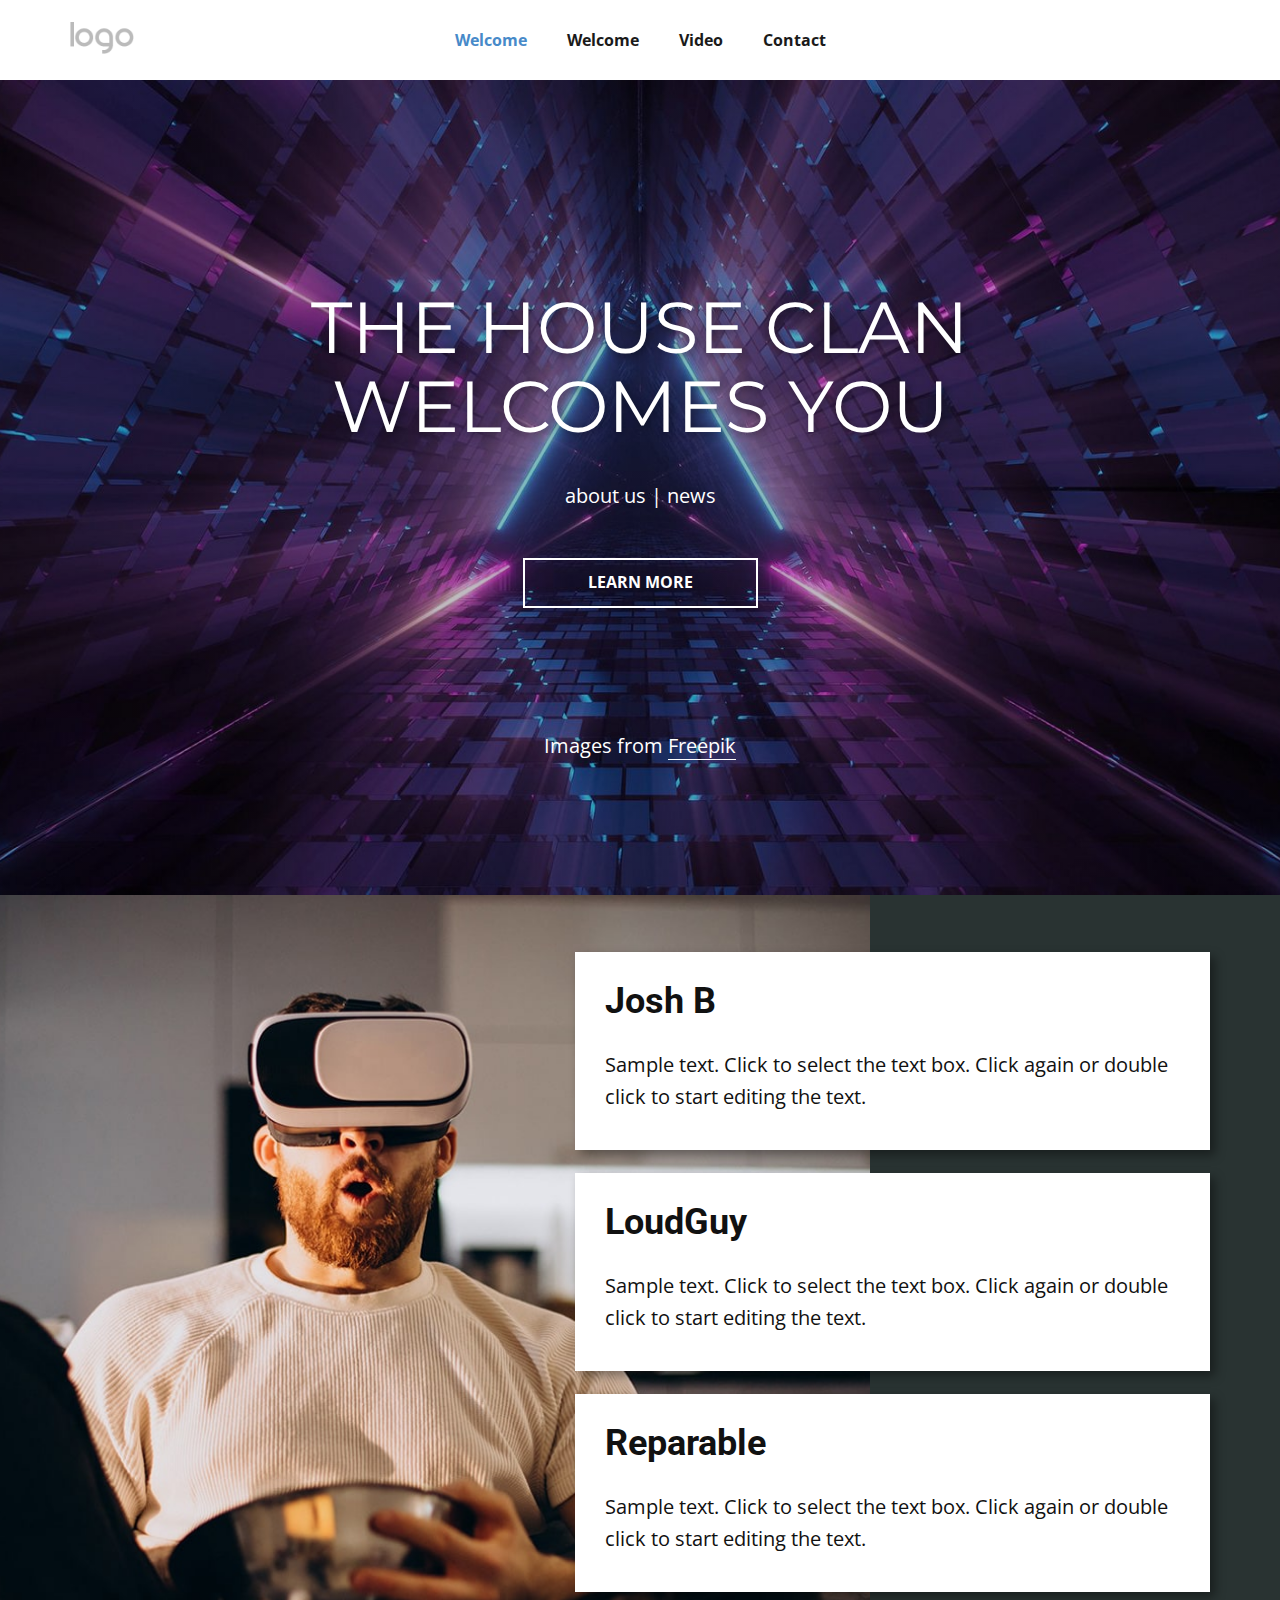
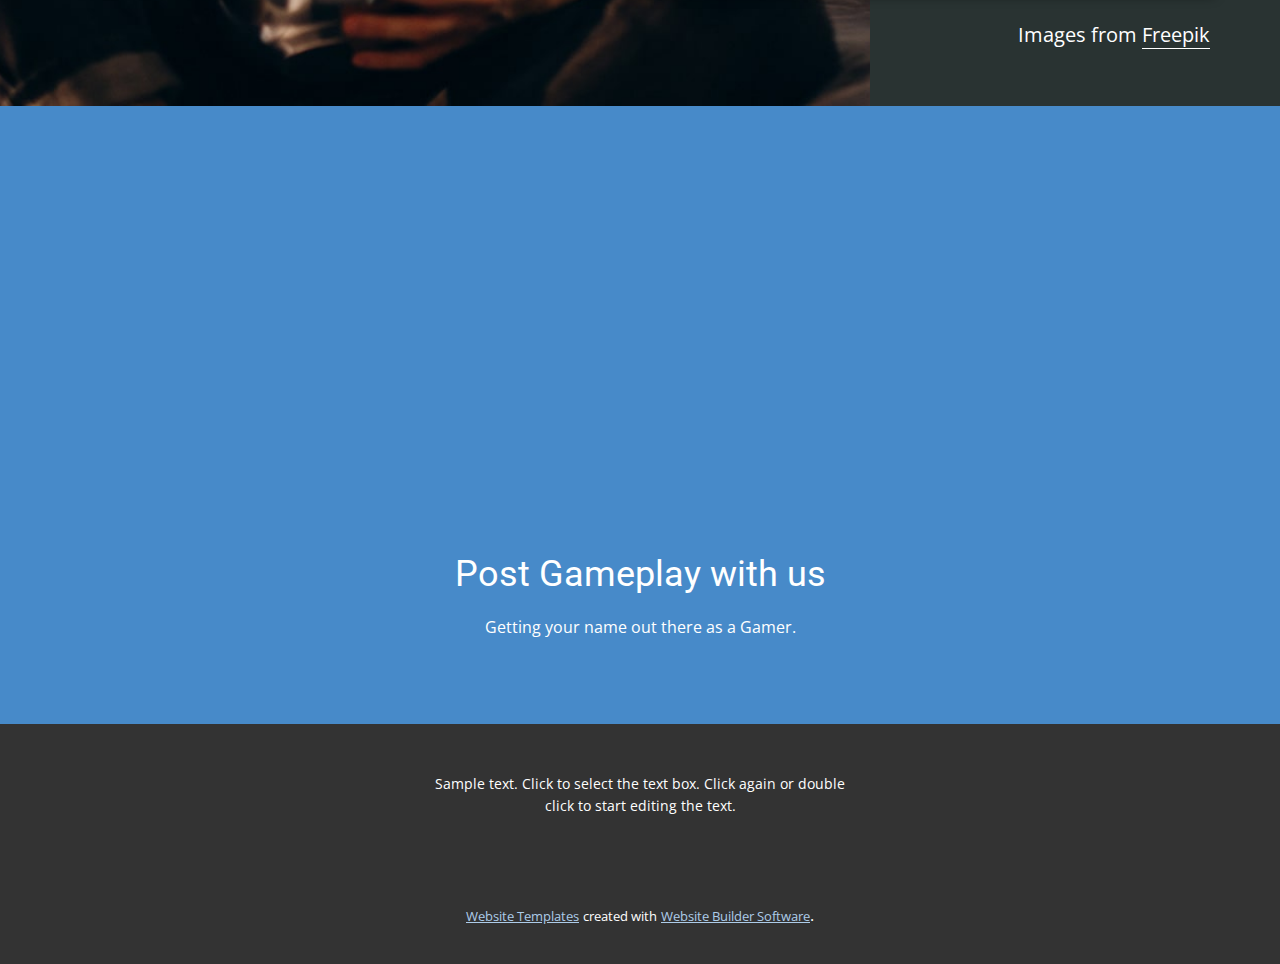
<file: index.html>
<!DOCTYPE html>
<html style="font-size: 16px;">
  <head>
    <meta name="viewport" content="width=device-width, initial-scale=1.0">
    <meta charset="utf-8">
    <meta name="keywords" content="The House ClanWelcomes You, Josh B, LoudGuy, Reparable, Post Gameplay with us">
    <meta name="description" content=" A fun World of tanks clan that also plays clash of clans.">
    <meta name="page_type" content="np-template-header-footer-from-plugin">
    <title>The House Clan Gaming</title>
    <link rel="stylesheet" href="nicepage.css" media="screen">
<link rel="stylesheet" href="Welcome.css" media="screen">
    <script class="u-script" type="text/javascript" src="jquery.js" defer=""></script>
    <script class="u-script" type="text/javascript" src="nicepage.js" defer=""></script>
    <meta name="generator" content="Nicepage 4.0.3, nicepage.com">
    <link id="u-theme-google-font" rel="stylesheet" href="https://fonts.googleapis.com/css?family=Roboto:100,100i,300,300i,400,400i,500,500i,700,700i,900,900i|Open+Sans:300,300i,400,400i,600,600i,700,700i,800,800i">
    <link id="u-page-google-font" rel="stylesheet" href="https://fonts.googleapis.com/css?family=Montserrat:100,100i,200,200i,300,300i,400,400i,500,500i,600,600i,700,700i,800,800i,900,900i">
    
    
    
    
   
    <meta name="theme-color" content="#478ac9">
    <meta property="og:title" content="The House Clan in World of Tanks">
    <meta property="og:type" content="website about the Team">
  </head>
  <body data-home-page="Welcome.html" data-home-page-title="Welcome" class="u-body"><header class="u-clearfix u-header u-header" id="sec-353a"><div class="u-clearfix u-sheet u-sheet-1">
        <nav class="u-menu u-menu-dropdown u-offcanvas u-menu-1">
          <div class="menu-collapse" style="font-size: 1rem; letter-spacing: 0px; font-weight: 700;">
            <a class="u-button-style u-custom-border u-custom-border-color u-custom-left-right-menu-spacing u-custom-padding-bottom u-custom-text-color u-custom-top-bottom-menu-spacing u-nav-link u-text-active-palette-1-base u-text-hover-palette-2-base" href="#">
              <svg><use xmlns:xlink="http://www.w3.org/1999/xlink" xlink:href="#menu-hamburger"></use></svg>
              <svg version="1.1" xmlns="http://www.w3.org/2000/svg" xmlns:xlink="http://www.w3.org/1999/xlink"><defs><symbol id="menu-hamburger" viewBox="0 0 16 16" style="width: 16px; height: 16px;"><rect y="1" width="16" height="2"></rect><rect y="7" width="16" height="2"></rect><rect y="13" width="16" height="2"></rect>
</symbol>
</defs></svg>
            </a>
          </div>
          <div class="u-custom-menu u-nav-container">
            <ul class="u-nav u-spacing-20 u-unstyled u-nav-1"><li class="u-nav-item"><a class="u-button-style u-nav-link u-text-active-palette-1-base u-text-grey-90 u-text-hover-palette-2-base" href="Welcome.html" style="padding: 10px;">Welcome</a>
</li><li class="u-nav-item"><a class="u-button-style u-nav-link u-text-active-palette-1-base u-text-grey-90 u-text-hover-palette-2-base" href="https://kgilliam774429.wixsite.com/website" style="padding: 10px;">Welcome</a>
</li><li class="u-nav-item"><a class="u-button-style u-nav-link u-text-active-palette-1-base u-text-grey-90 u-text-hover-palette-2-base" href="https://kgilliam774429.wixsite.com/website/video" style="padding: 10px;">Video</a>
</li><li class="u-nav-item"><a class="u-button-style u-nav-link u-text-active-palette-1-base u-text-grey-90 u-text-hover-palette-2-base" href="https://kgilliam774429.wixsite.com/website/contact" style="padding: 10px;">Contact</a>
</li></ul>
          </div>
          <div class="u-custom-menu u-nav-container-collapse">
            <div class="u-black u-container-style u-inner-container-layout u-opacity u-opacity-95 u-sidenav">
              <div class="u-inner-container-layout u-sidenav-overflow">
                <div class="u-menu-close"></div>
                <ul class="u-align-center u-nav u-popupmenu-items u-unstyled u-nav-2"><li class="u-nav-item"><a class="u-button-style u-nav-link" href="Welcome.html" style="padding: 10px;">Welcome</a>
</li><li class="u-nav-item"><a class="u-button-style u-nav-link" href="https://kgilliam774429.wixsite.com/website" style="padding: 10px;">Welcome</a>
</li><li class="u-nav-item"><a class="u-button-style u-nav-link" href="https://kgilliam774429.wixsite.com/website/video" style="padding: 10px;">Video</a>
</li><li class="u-nav-item"><a class="u-button-style u-nav-link" href="https://kgilliam774429.wixsite.com/website/contact" style="padding: 10px;">Contact</a>
</li></ul>
              </div>
            </div>
            <div class="u-black u-menu-overlay u-opacity u-opacity-70"></div>
          </div>
        </nav>
        <a href="https://nicepage.com" class="u-image u-logo u-image-1">
          <img src="images/default-logo.png" class="u-logo-image u-logo-image-1">
        </a>
      </div></header>
    <section class="u-align-center u-clearfix u-image u-shading u-section-1" id="carousel_fbc0" src="" data-image-width="1980" data-image-height="1114">
      <div class="u-clearfix u-sheet u-valign-middle-sm u-valign-middle-xs u-sheet-1">
        <h1 class="u-custom-font u-font-montserrat u-text u-text-body-alt-color u-title u-text-1">The House Clan<br>Welcomes You
        </h1>
        <p class="u-large-text u-text u-text-body-alt-color u-text-font u-text-variant u-text-2">
          <a href="https://kgilliam774429.wixsite.com/website/about" class="u-active-none u-border-0 u-btn u-button-link u-button-style u-hover-none u-none u-text-body-alt-color u-btn-1">about us</a> | <a href="https://kgilliam774429.wixsite.com/website/news" class="u-active-none u-border-none u-btn u-button-link u-button-style u-hover-none u-none u-text-body-alt-color u-btn-2">news</a>
        </p>
        <a href="https://kgilliam774429.wixsite.com/website" class="u-active-white u-border-2 u-border-white u-btn u-button-style u-hover-white u-none u-text-active-black u-text-body-alt-color u-text-hover-black u-btn-3">Learn more</a>
        <p class="u-text u-text-body-alt-color u-text-3">Images from <a href="https://www.freepik.com/photos/background" class="u-border-1 u-border-white u-btn u-button-link u-button-style u-none u-text-body-alt-color u-btn-4" target="_blank">Freepik</a>
        </p>
      </div>
    </section>
    <section class="u-clearfix u-palette-4-dark-3 u-section-2" id="carousel_082b">
      <img class="u-expanded-height-lg u-expanded-height-md u-expanded-height-xl u-image u-image-1" src="images/fffffff-min.jpg" data-image-width="1200" data-image-height="800">
      <div class="u-list u-list-1">
        <div class="u-repeater u-repeater-1">
          <div class="u-container-style u-list-item u-repeater-item u-white u-list-item-1">
            <div class="u-container-layout u-similar-container u-valign-top u-container-layout-1">
              <h2 class="u-text u-text-1">Josh B</h2>
              <p class="u-text u-text-2">Sample text. Click to select the text box. Click again or double click to start editing the text.</p>
            </div>
          </div>
          <div class="u-container-style u-list-item u-repeater-item u-white u-list-item-2">
            <div class="u-container-layout u-similar-container u-valign-top u-container-layout-2">
              <h2 class="u-text u-text-3">LoudGuy</h2>
              <p class="u-text u-text-4">Sample text. Click to select the text box. Click again or double click to start editing the text.</p>
            </div>
          </div>
          <div class="u-container-style u-list-item u-repeater-item u-white u-list-item-3">
            <div class="u-container-layout u-similar-container u-valign-top u-container-layout-3">
              <h2 class="u-text u-text-5">Reparable</h2>
              <p class="u-text u-text-6">Sample text. Click to select the text box. Click again or double click to start editing the text.</p>
            </div>
          </div>
        </div>
      </div>
      <p class="u-align-left-sm u-align-left-xs u-align-right-lg u-align-right-md u-align-right-xl u-text u-text-7">Images from <a href="https://www.freepik.com/photos/man" class="u-border-1 u-border-white u-btn u-button-link u-button-style u-none u-text-body-alt-color u-btn-1">Freepik</a>
      </p>
    </section>
    <section class="u-align-center u-clearfix u-palette-1-base u-section-3" id="sec-af9f">
      <div class="u-clearfix u-sheet u-valign-middle-xs u-sheet-1">
        <div class="u-align-left u-expanded-width-sm u-expanded-width-xs u-video u-video-1">
          <div class="embed-responsive embed-responsive-1">
            <iframe style="position: absolute;top: 0;left: 0;width: 100%;height: 100%;" class="embed-responsive-item" src="https://www.youtube.com/embed/PmBHP52gUlY?mute=0&amp;showinfo=0&amp;controls=0&amp;start=0" frameborder="0" allowfullscreen=""></iframe>
          </div>
        </div>
        <h2 class="u-text u-text-default u-text-1">Post Gameplay with us</h2>
        <p class="u-text u-text-2">Getting your name out there as a Gamer.</p>
      </div>
    </section>
    
    
    <footer class="u-align-center u-clearfix u-footer u-grey-80 u-footer" id="sec-add2"><div class="u-clearfix u-sheet u-sheet-1">
        <p class="u-small-text u-text u-text-variant u-text-1">Sample text. Click to select the text box. Click again or double click to start editing the text.</p>
      </div></footer>
    <section class="u-backlink u-clearfix u-grey-80">
      <a class="u-link" href="https://nicepage.com/website-templates" target="_blank">
        <span>Website Templates</span>
      </a>
      <p class="u-text">
        <span>created with</span>
      </p>
      <a class="u-link" href="" target="_blank">
        <span>Website Builder Software</span>
      </a>. 
    </section>
  </body>
</html>
</file>
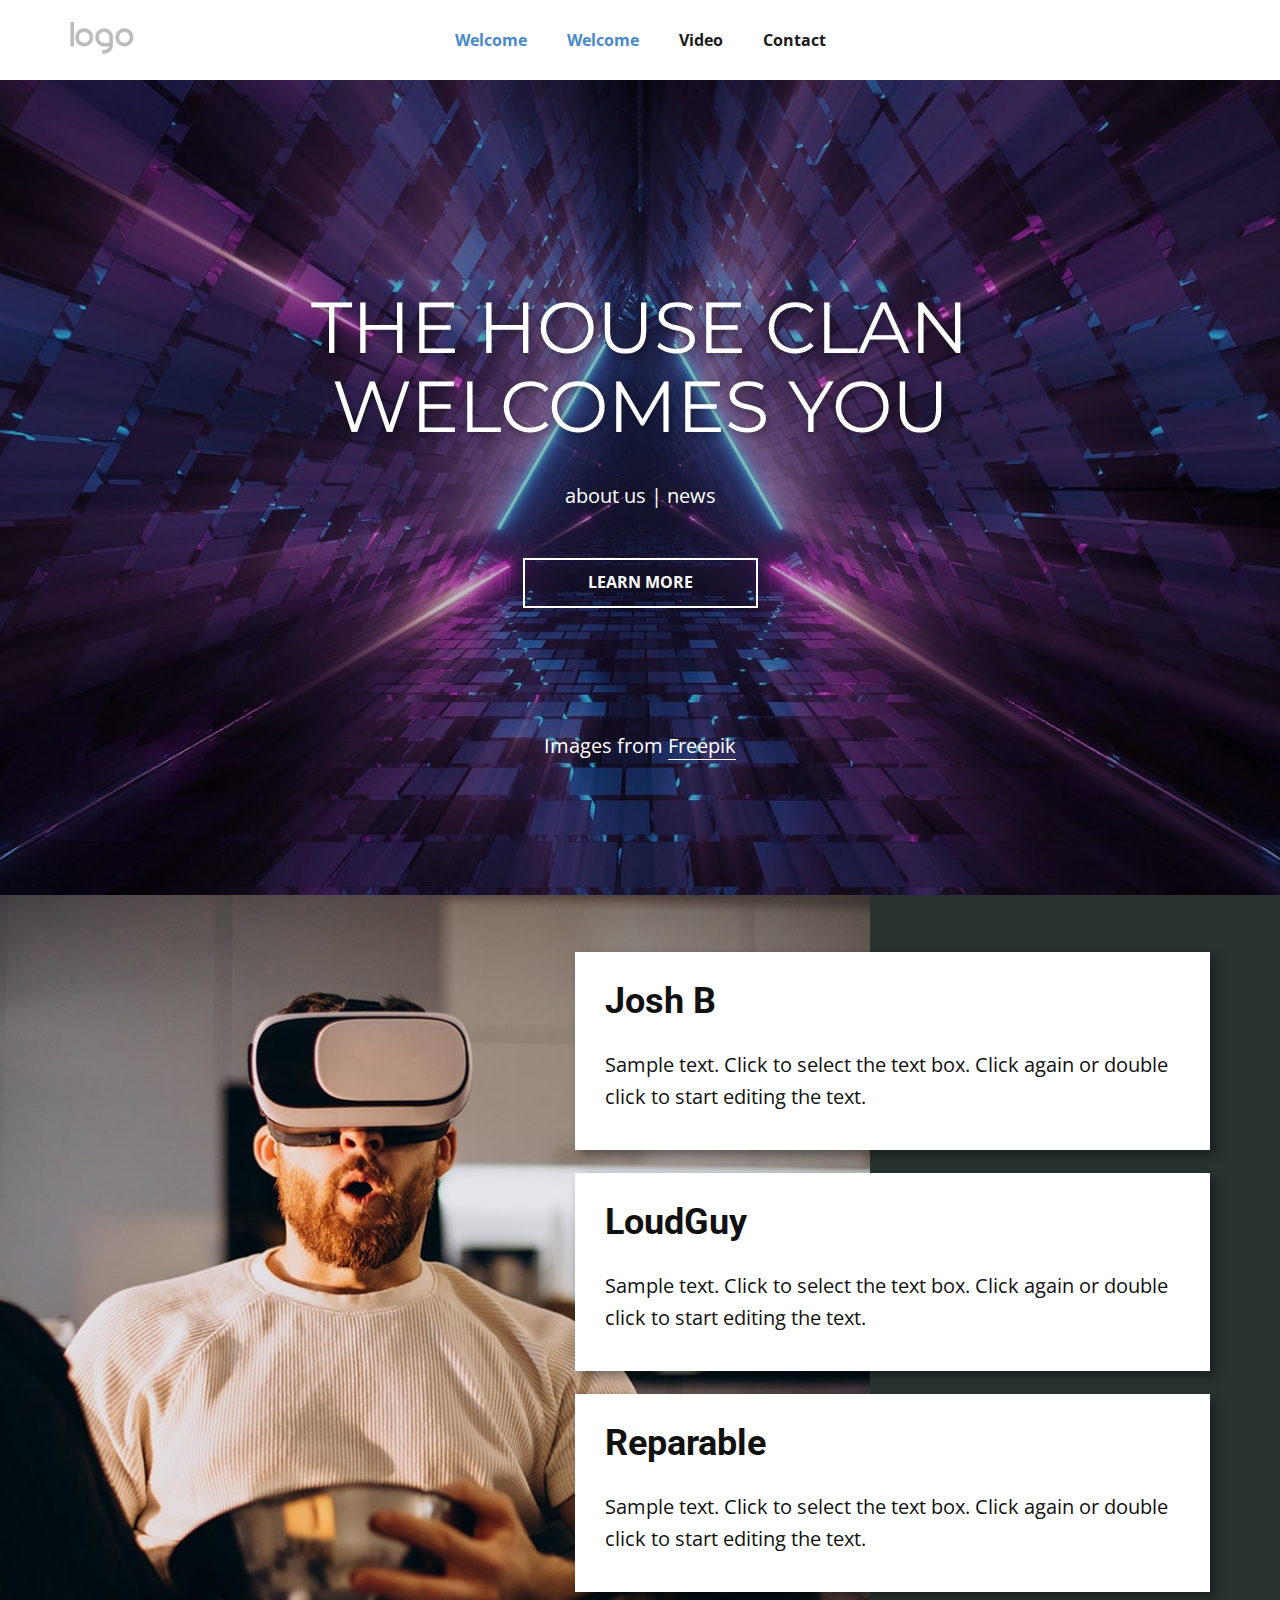
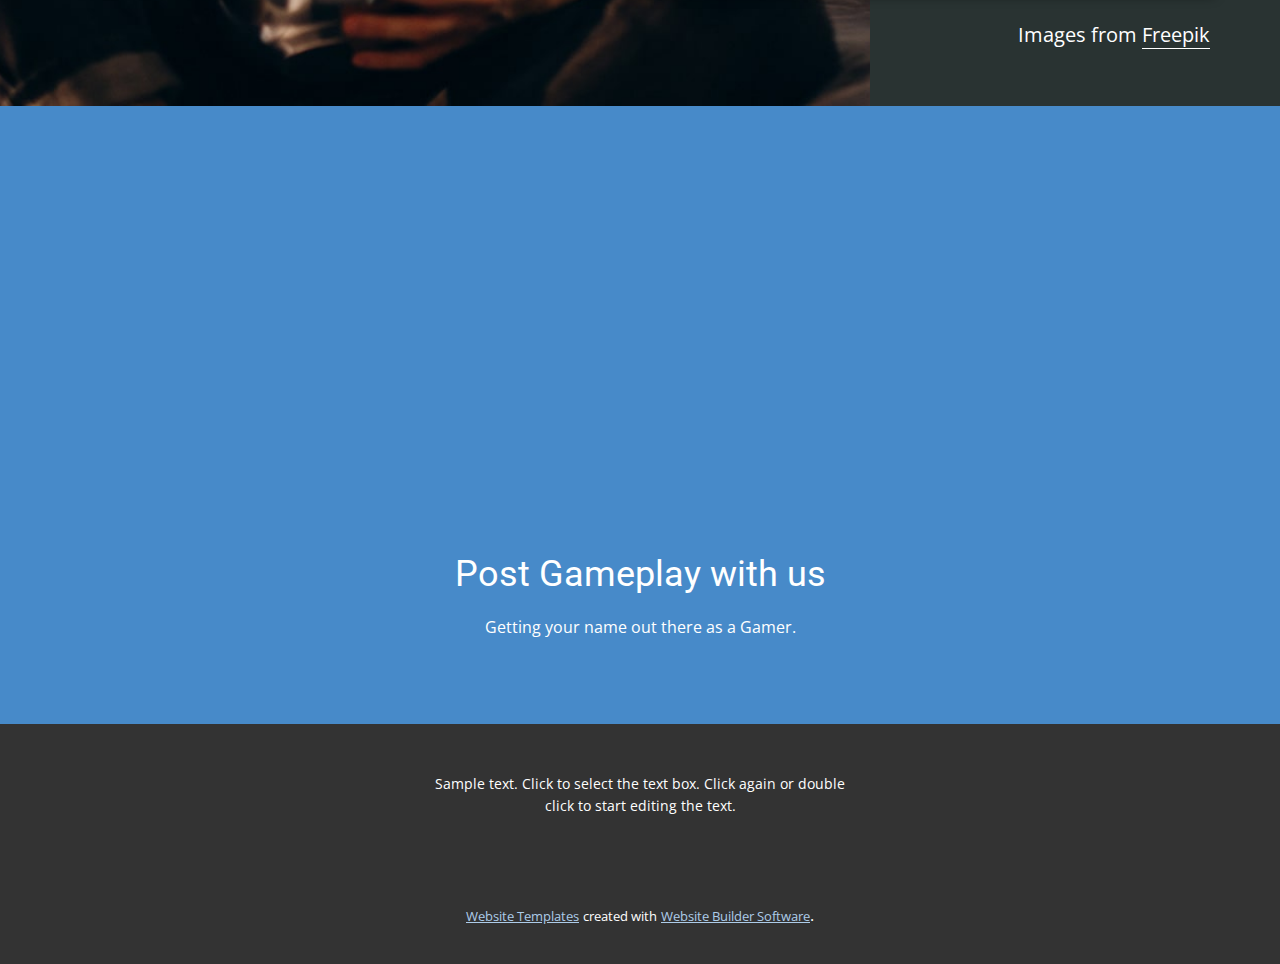
<file: Welcome.html>
<!DOCTYPE html>
<html style="font-size: 16px;">
  <head>
    <meta name="viewport" content="width=device-width, initial-scale=1.0">
    <meta charset="utf-8">
    <meta name="keywords" content="The House ClanWelcomes You, Josh B, LoudGuy, Reparable, Post Gameplay with us">
    <meta name="description" content="">
    <meta name="page_type" content="np-template-header-footer-from-plugin">
    <title>Welcome</title>
	  <meta name="google-site-verification" content="hIIA5FSv9gf7u8dhLlDjthP2OkuAFcFu_rbkasD4rrc" />
    <link rel="stylesheet" href="nicepage.css" media="screen">
<link rel="stylesheet" href="Welcome.css" media="screen">
    <script class="u-script" type="text/javascript" src="jquery.js" defer=""></script>
    <script class="u-script" type="text/javascript" src="nicepage.js" defer=""></script>
    <meta name="generator" content="Nicepage 4.0.3, nicepage.com">
    <link id="u-theme-google-font" rel="stylesheet" href="https://fonts.googleapis.com/css?family=Roboto:100,100i,300,300i,400,400i,500,500i,700,700i,900,900i|Open+Sans:300,300i,400,400i,600,600i,700,700i,800,800i">
    <link id="u-page-google-font" rel="stylesheet" href="https://fonts.googleapis.com/css?family=Montserrat:100,100i,200,200i,300,300i,400,400i,500,500i,600,600i,700,700i,800,800i,900,900i">
    
    
    
    
    <script type="application/ld+json">{
		"@context": "http://schema.org",
		"@type": "Organization",
		"name": "",
		"logo": "images/wotthc.gif"
}</script>
    <meta name="theme-color" content="#478ac9">
    <meta property="og:title" content="Welcome">
    <meta property="og:type" content="website">
  </head>
  <body class="u-body"><header class="u-clearfix u-header u-header" id="sec-353a"><div class="u-clearfix u-sheet u-sheet-1">
        <nav class="u-menu u-menu-dropdown u-offcanvas u-menu-1">
          <div class="menu-collapse" style="font-size: 1rem; letter-spacing: 0px; font-weight: 700;">
            <a class="u-button-style u-custom-border u-custom-border-color u-custom-left-right-menu-spacing u-custom-padding-bottom u-custom-text-color u-custom-top-bottom-menu-spacing u-nav-link u-text-active-palette-1-base u-text-hover-palette-2-base" href="#">
              <svg><use xmlns:xlink="http://www.w3.org/1999/xlink" xlink:href="#menu-hamburger"></use></svg>
              <svg version="1.1" xmlns="http://www.w3.org/2000/svg" xmlns:xlink="http://www.w3.org/1999/xlink"><defs><symbol id="menu-hamburger" viewBox="0 0 16 16" style="width: 16px; height: 16px;"><rect y="1" width="16" height="2"></rect><rect y="7" width="16" height="2"></rect><rect y="13" width="16" height="2"></rect>
</symbol>
</defs></svg>
            </a>
          </div>
          <div class="u-custom-menu u-nav-container">
            <ul class="u-nav u-spacing-20 u-unstyled u-nav-1"><li class="u-nav-item"><a class="u-button-style u-nav-link u-text-active-palette-1-base u-text-grey-90 u-text-hover-palette-2-base" href="Welcome.html" style="padding: 10px;">Welcome</a>
</li><li class="u-nav-item"><a class="u-button-style u-nav-link u-text-active-palette-1-base u-text-grey-90 u-text-hover-palette-2-base" href="https://kgilliam774429.wixsite.com/website" style="padding: 10px;">Welcome</a>
</li><li class="u-nav-item"><a class="u-button-style u-nav-link u-text-active-palette-1-base u-text-grey-90 u-text-hover-palette-2-base" href="https://kgilliam774429.wixsite.com/website/video" style="padding: 10px;">Video</a>
</li><li class="u-nav-item"><a class="u-button-style u-nav-link u-text-active-palette-1-base u-text-grey-90 u-text-hover-palette-2-base" href="https://kgilliam774429.wixsite.com/website/contact" style="padding: 10px;">Contact</a>
</li></ul>
          </div>
          <div class="u-custom-menu u-nav-container-collapse">
            <div class="u-black u-container-style u-inner-container-layout u-opacity u-opacity-95 u-sidenav">
              <div class="u-inner-container-layout u-sidenav-overflow">
                <div class="u-menu-close"></div>
                <ul class="u-align-center u-nav u-popupmenu-items u-unstyled u-nav-2"><li class="u-nav-item"><a class="u-button-style u-nav-link" href="Welcome.html" style="padding: 10px;">Welcome</a>
</li><li class="u-nav-item"><a class="u-button-style u-nav-link" href="https://kgilliam774429.wixsite.com/website" style="padding: 10px;">Welcome</a>
</li><li class="u-nav-item"><a class="u-button-style u-nav-link" href="https://kgilliam774429.wixsite.com/website/video" style="padding: 10px;">Video</a>
</li><li class="u-nav-item"><a class="u-button-style u-nav-link" href="https://kgilliam774429.wixsite.com/website/contact" style="padding: 10px;">Contact</a>
</li></ul>
              </div>
            </div>
            <div class="u-black u-menu-overlay u-opacity u-opacity-70"></div>
          </div>
        </nav>
        <a href="https://nicepage.com" class="u-image u-logo u-image-1">
          <img src="images/default-logo.png" class="u-logo-image u-logo-image-1">
        </a>
      </div></header>
    <section class="u-align-center u-clearfix u-image u-shading u-section-1" id="carousel_fbc0" src="" data-image-width="1980" data-image-height="1114">
      <div class="u-clearfix u-sheet u-valign-middle-sm u-valign-middle-xs u-sheet-1">
        <h1 class="u-custom-font u-font-montserrat u-text u-text-body-alt-color u-title u-text-1">The House Clan<br>Welcomes You
        </h1>
        <p class="u-large-text u-text u-text-body-alt-color u-text-font u-text-variant u-text-2">
          <a href="https://kgilliam774429.wixsite.com/website/about" class="u-active-none u-border-0 u-btn u-button-link u-button-style u-hover-none u-none u-text-body-alt-color u-btn-1">about us</a> | <a href="https://kgilliam774429.wixsite.com/website/news" class="u-active-none u-border-none u-btn u-button-link u-button-style u-hover-none u-none u-text-body-alt-color u-btn-2">news</a>
        </p>
        <a href="https://kgilliam774429.wixsite.com/website" class="u-active-white u-border-2 u-border-white u-btn u-button-style u-hover-white u-none u-text-active-black u-text-body-alt-color u-text-hover-black u-btn-3">Learn more</a>
        <p class="u-text u-text-body-alt-color u-text-3">Images from <a href="https://www.freepik.com/photos/background" class="u-border-1 u-border-white u-btn u-button-link u-button-style u-none u-text-body-alt-color u-btn-4" target="_blank">Freepik</a>
        </p>
      </div>
    </section>
    <section class="u-clearfix u-palette-4-dark-3 u-section-2" id="carousel_082b">
      <img class="u-expanded-height-lg u-expanded-height-md u-expanded-height-xl u-image u-image-1" src="images/fffffff-min.jpg" data-image-width="1200" data-image-height="800">
      <div class="u-list u-list-1">
        <div class="u-repeater u-repeater-1">
          <div class="u-container-style u-list-item u-repeater-item u-white u-list-item-1">
            <div class="u-container-layout u-similar-container u-valign-top u-container-layout-1">
              <h2 class="u-text u-text-1">Josh B</h2>
              <p class="u-text u-text-2">Sample text. Click to select the text box. Click again or double click to start editing the text.</p>
            </div>
          </div>
          <div class="u-container-style u-list-item u-repeater-item u-white u-list-item-2">
            <div class="u-container-layout u-similar-container u-valign-top u-container-layout-2">
              <h2 class="u-text u-text-3">LoudGuy</h2>
              <p class="u-text u-text-4">Sample text. Click to select the text box. Click again or double click to start editing the text.</p>
            </div>
          </div>
          <div class="u-container-style u-list-item u-repeater-item u-white u-list-item-3">
            <div class="u-container-layout u-similar-container u-valign-top u-container-layout-3">
              <h2 class="u-text u-text-5">Reparable</h2>
              <p class="u-text u-text-6">Sample text. Click to select the text box. Click again or double click to start editing the text.</p>
            </div>
          </div>
        </div>
      </div>
      <p class="u-align-left-sm u-align-left-xs u-align-right-lg u-align-right-md u-align-right-xl u-text u-text-7">Images from <a href="https://www.freepik.com/photos/man" class="u-border-1 u-border-white u-btn u-button-link u-button-style u-none u-text-body-alt-color u-btn-1">Freepik</a>
      </p>
    </section>
    <section class="u-align-center u-clearfix u-palette-1-base u-section-3" id="sec-af9f">
      <div class="u-clearfix u-sheet u-valign-middle-xs u-sheet-1">
        <div class="u-align-left u-expanded-width-sm u-expanded-width-xs u-video u-video-1">
          <div class="embed-responsive embed-responsive-1">
            <iframe style="position: absolute;top: 0;left: 0;width: 100%;height: 100%;" class="embed-responsive-item" src="https://www.youtube.com/embed/PmBHP52gUlY?mute=0&amp;showinfo=0&amp;controls=0&amp;start=0" frameborder="0" allowfullscreen=""></iframe>
          </div>
        </div>
        <h2 class="u-text u-text-default u-text-1">Post Gameplay with us</h2>
        <p class="u-text u-text-2">Getting your name out there as a Gamer.</p>
      </div>
    </section>
    
    
    <footer class="u-align-center u-clearfix u-footer u-grey-80 u-footer" id="sec-add2"><div class="u-clearfix u-sheet u-sheet-1">
        <p class="u-small-text u-text u-text-variant u-text-1">Sample text. Click to select the text box. Click again or double click to start editing the text.</p>
      </div></footer>
    <section class="u-backlink u-clearfix u-grey-80">
      <a class="u-link" href="https://nicepage.com/website-templates" target="_blank">
        <span>Website Templates</span>
      </a>
      <p class="u-text">
        <span>created with</span>
      </p>
      <a class="u-link" href="" target="_blank">
        <span>Website Builder Software</span>
      </a>. 
    </section>
  </body>
</html>
</file>
